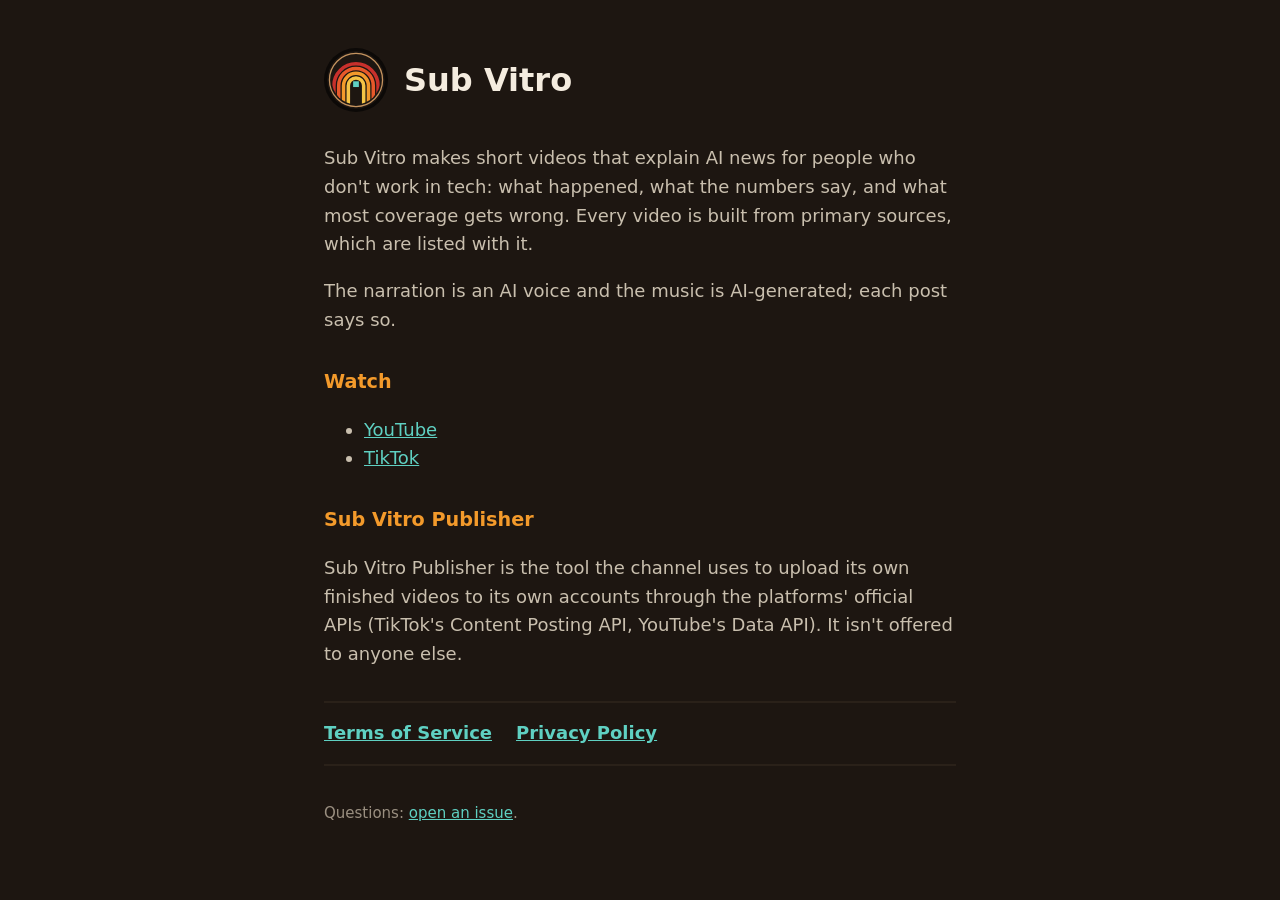
<file: index.html>
<!DOCTYPE html><html lang="en"><head><meta charset="utf-8"><meta name="viewport" content="width=device-width,initial-scale=1"><link rel="stylesheet" href="style.css"><link rel="icon" href="badge.svg"><title>Sub Vitro</title></head><body><main>
<header><img src="badge.svg" alt=""><h1>Sub Vitro</h1></header>
<p>Sub Vitro makes short videos that explain AI news for people who don't work in tech: what happened, what the numbers say, and what most coverage gets wrong. Every video is built from primary sources, which are listed with it.</p>
<p>The narration is an AI voice and the music is AI-generated; each post says so.</p>
<h2>Watch</h2>
<ul><li><a href="https://www.youtube.com/@subvitrotv">YouTube</a></li><li><a href="https://www.tiktok.com/@subvitro.tv">TikTok</a></li></ul>
<h2>Sub Vitro Publisher</h2>
<p>Sub Vitro Publisher is the tool the channel uses to upload its own finished videos to its own accounts through the platforms' official APIs (TikTok's Content Posting API, YouTube's Data API). It isn't offered to anyone else.</p>
<nav class="legal"><a href="terms.html">Terms of Service</a><a href="privacy.html">Privacy Policy</a></nav>
<small>Questions: <a href="https://github.com/zhihaohong52/subvitro-site/issues">open an issue</a>.</small>
</main></body></html>
</file>
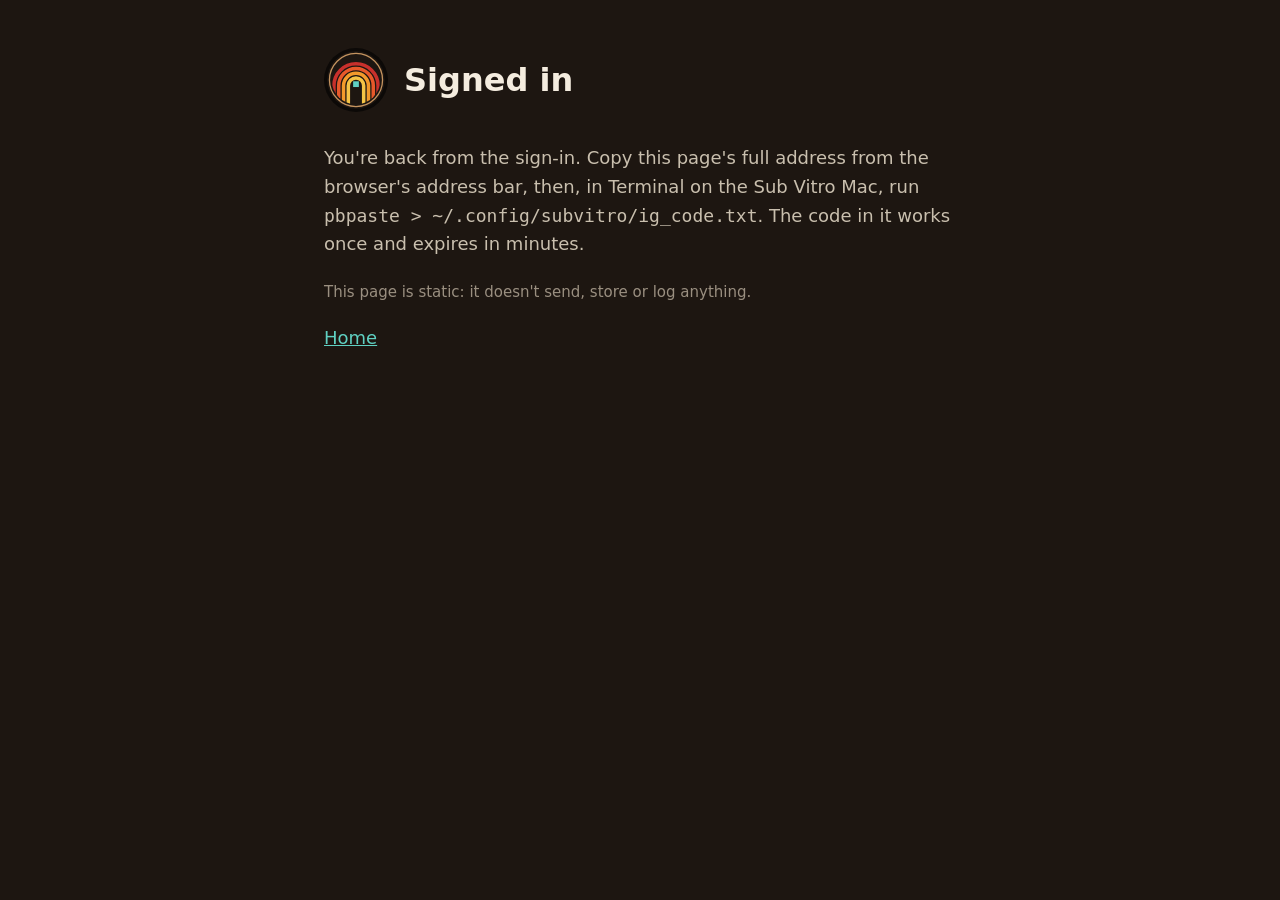
<file: auth/index.html>
<!DOCTYPE html><html lang="en"><head><meta charset="utf-8"><meta name="viewport" content="width=device-width,initial-scale=1">
<meta name="referrer" content="no-referrer"><link rel="stylesheet" href="../style.css"><title>Signed in · Sub Vitro</title></head>
<body><main><header><img src="../badge.svg" alt=""><h1>Signed in</h1></header>
<p>You're back from the sign-in. Copy this page's full address from the browser's address bar, then, in Terminal on the Sub Vitro Mac, run <code>pbpaste &gt; ~/.config/subvitro/ig_code.txt</code>. The code in it works once and expires in minutes.</p>
<p><small>This page is static: it doesn't send, store or log anything.</small></p>
<p><a href="../index.html">Home</a></p></main></body></html>
</file>
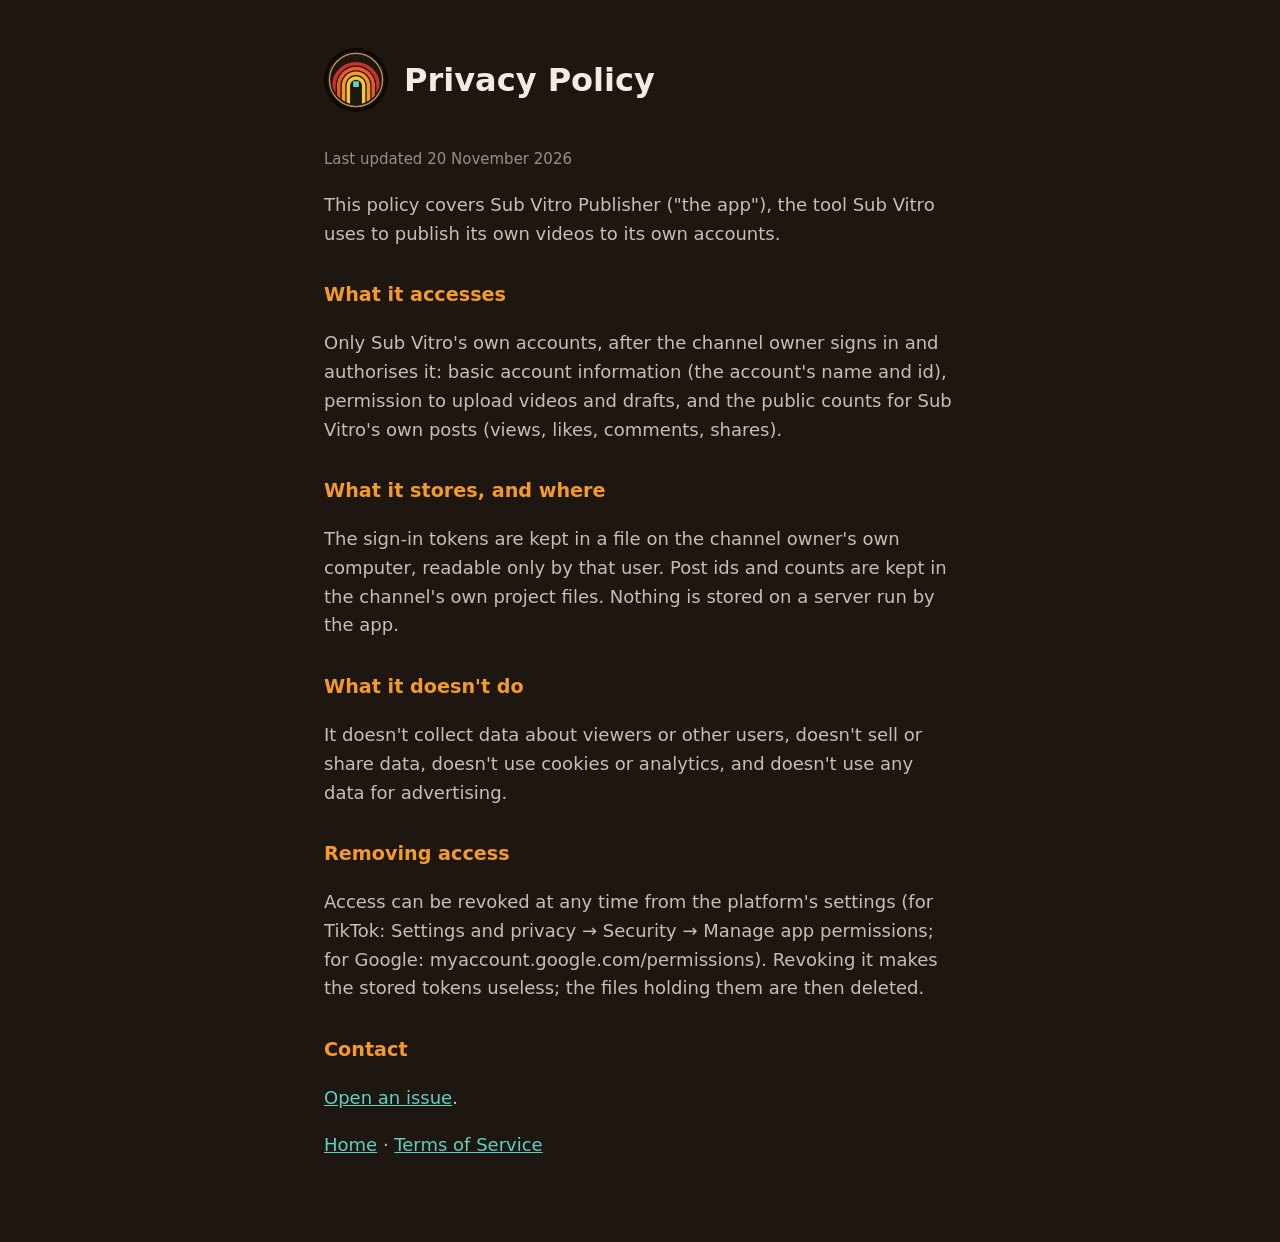
<file: privacy.html>
<!DOCTYPE html><html lang="en"><head><meta charset="utf-8"><meta name="viewport" content="width=device-width,initial-scale=1"><link rel="stylesheet" href="style.css"><link rel="icon" href="badge.svg"><title>Privacy Policy · Sub Vitro</title></head><body><main>
<header><img src="badge.svg" alt=""><h1>Privacy Policy</h1></header>
<p><small>Last updated 20 November 2026</small></p>
<p>This policy covers Sub Vitro Publisher ("the app"), the tool Sub Vitro uses to publish its own videos to its own accounts.</p>
<h2>What it accesses</h2><p>Only Sub Vitro's own accounts, after the channel owner signs in and authorises it: basic account information (the account's name and id), permission to upload videos and drafts, and the public counts for Sub Vitro's own posts (views, likes, comments, shares).</p>
<h2>What it stores, and where</h2><p>The sign-in tokens are kept in a file on the channel owner's own computer, readable only by that user. Post ids and counts are kept in the channel's own project files. Nothing is stored on a server run by the app.</p>
<h2>What it doesn't do</h2><p>It doesn't collect data about viewers or other users, doesn't sell or share data, doesn't use cookies or analytics, and doesn't use any data for advertising.</p>
<h2>Removing access</h2><p>Access can be revoked at any time from the platform's settings (for TikTok: Settings and privacy → Security → Manage app permissions; for Google: myaccount.google.com/permissions). Revoking it makes the stored tokens useless; the files holding them are then deleted.</p>
<h2>Contact</h2><p><a href="https://github.com/zhihaohong52/subvitro-site/issues">Open an issue</a>.</p>
<p><a href="index.html">Home</a> · <a href="terms.html">Terms of Service</a></p>
</main></body></html>
</file>
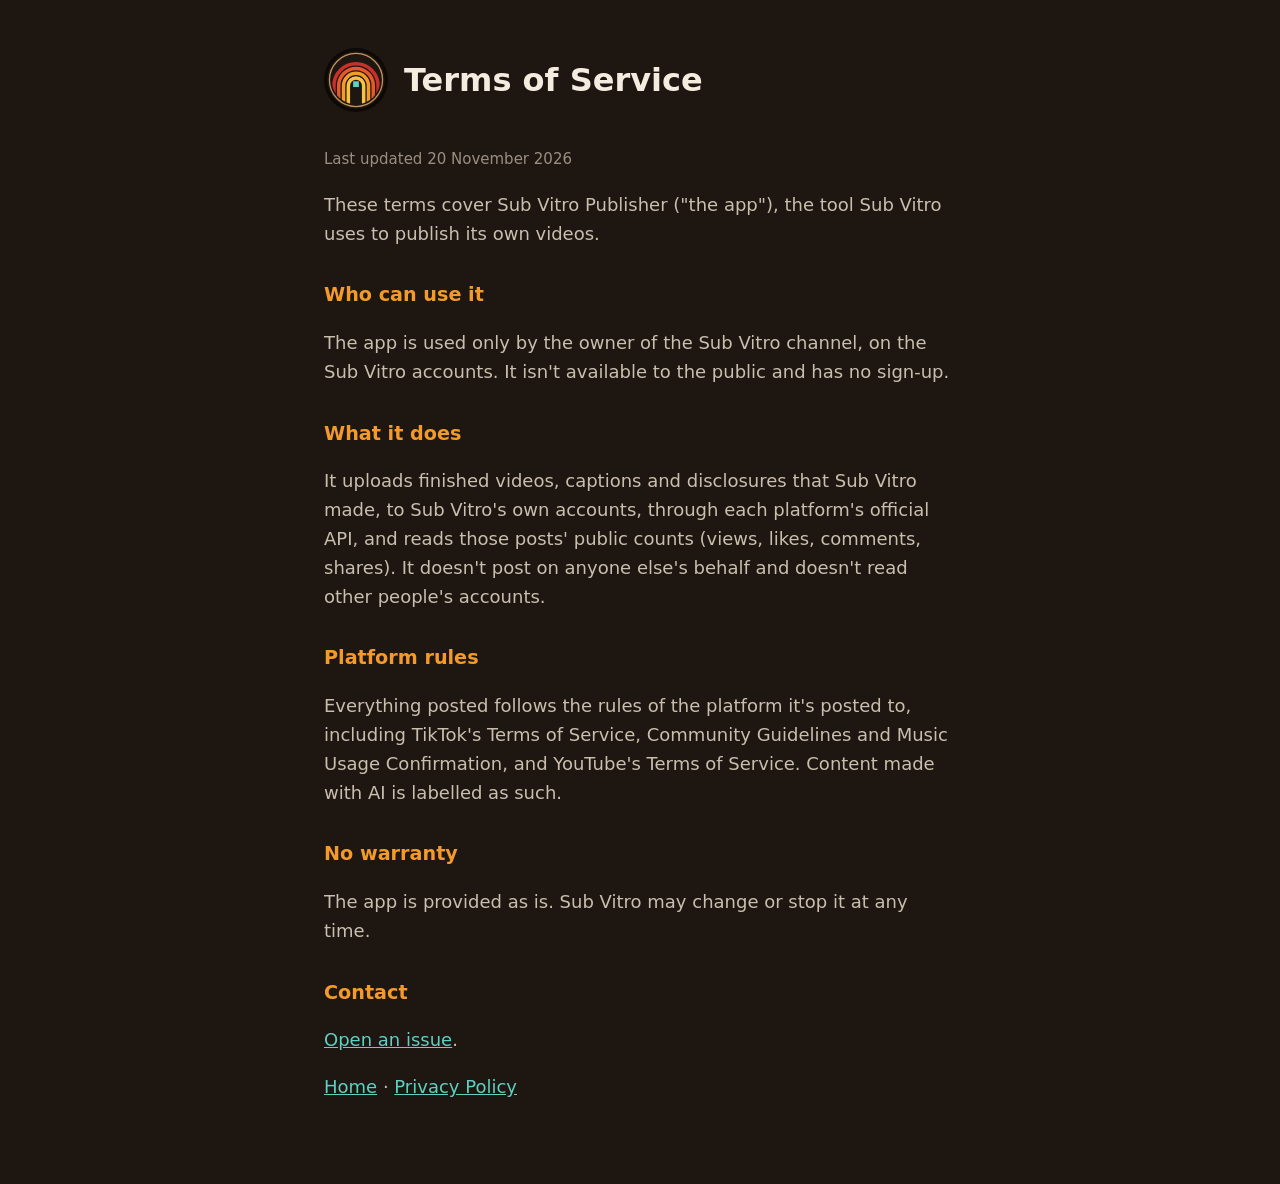
<file: terms.html>
<!DOCTYPE html><html lang="en"><head><meta charset="utf-8"><meta name="viewport" content="width=device-width,initial-scale=1"><link rel="stylesheet" href="style.css"><link rel="icon" href="badge.svg"><title>Terms of Service · Sub Vitro</title></head><body><main>
<header><img src="badge.svg" alt=""><h1>Terms of Service</h1></header>
<p><small>Last updated 20 November 2026</small></p>
<p>These terms cover Sub Vitro Publisher ("the app"), the tool Sub Vitro uses to publish its own videos.</p>
<h2>Who can use it</h2><p>The app is used only by the owner of the Sub Vitro channel, on the Sub Vitro accounts. It isn't available to the public and has no sign-up.</p>
<h2>What it does</h2><p>It uploads finished videos, captions and disclosures that Sub Vitro made, to Sub Vitro's own accounts, through each platform's official API, and reads those posts' public counts (views, likes, comments, shares). It doesn't post on anyone else's behalf and doesn't read other people's accounts.</p>
<h2>Platform rules</h2><p>Everything posted follows the rules of the platform it's posted to, including TikTok's Terms of Service, Community Guidelines and Music Usage Confirmation, and YouTube's Terms of Service. Content made with AI is labelled as such.</p>
<h2>No warranty</h2><p>The app is provided as is. Sub Vitro may change or stop it at any time.</p>
<h2>Contact</h2><p><a href="https://github.com/zhihaohong52/subvitro-site/issues">Open an issue</a>.</p>
<p><a href="index.html">Home</a> · <a href="privacy.html">Privacy Policy</a></p>
</main></body></html>
</file>
<file: style.css>
:root{--picture:#1d1611;--raised:#2a2119;--ink:#f4ecdf;--soft:#c9bfae;--faint:#9a8f80;--accent:#f39a2b;--counter:#5fd0c2}
*{box-sizing:border-box}
body{margin:0;background:var(--picture);color:var(--ink);font:18px/1.6 system-ui,-apple-system,"Segoe UI",sans-serif}
main{max-width:42rem;margin:0 auto;padding:3rem 1.25rem 4rem}
header{display:flex;align-items:center;gap:1rem;margin-bottom:2rem}
header img{width:64px;height:64px}
h1{font-size:2rem;line-height:1.2;margin:0}
h2{font-size:1.2rem;margin:2rem 0 .5rem;color:var(--accent)}
a{color:var(--counter)}
p,li{color:var(--soft)}
.legal{display:flex;gap:1.5rem;margin:2rem 0;padding:1rem 0;border-top:2px solid var(--raised);border-bottom:2px solid var(--raised)}
.legal a{font-weight:600}
small{color:var(--faint)}
</file>
